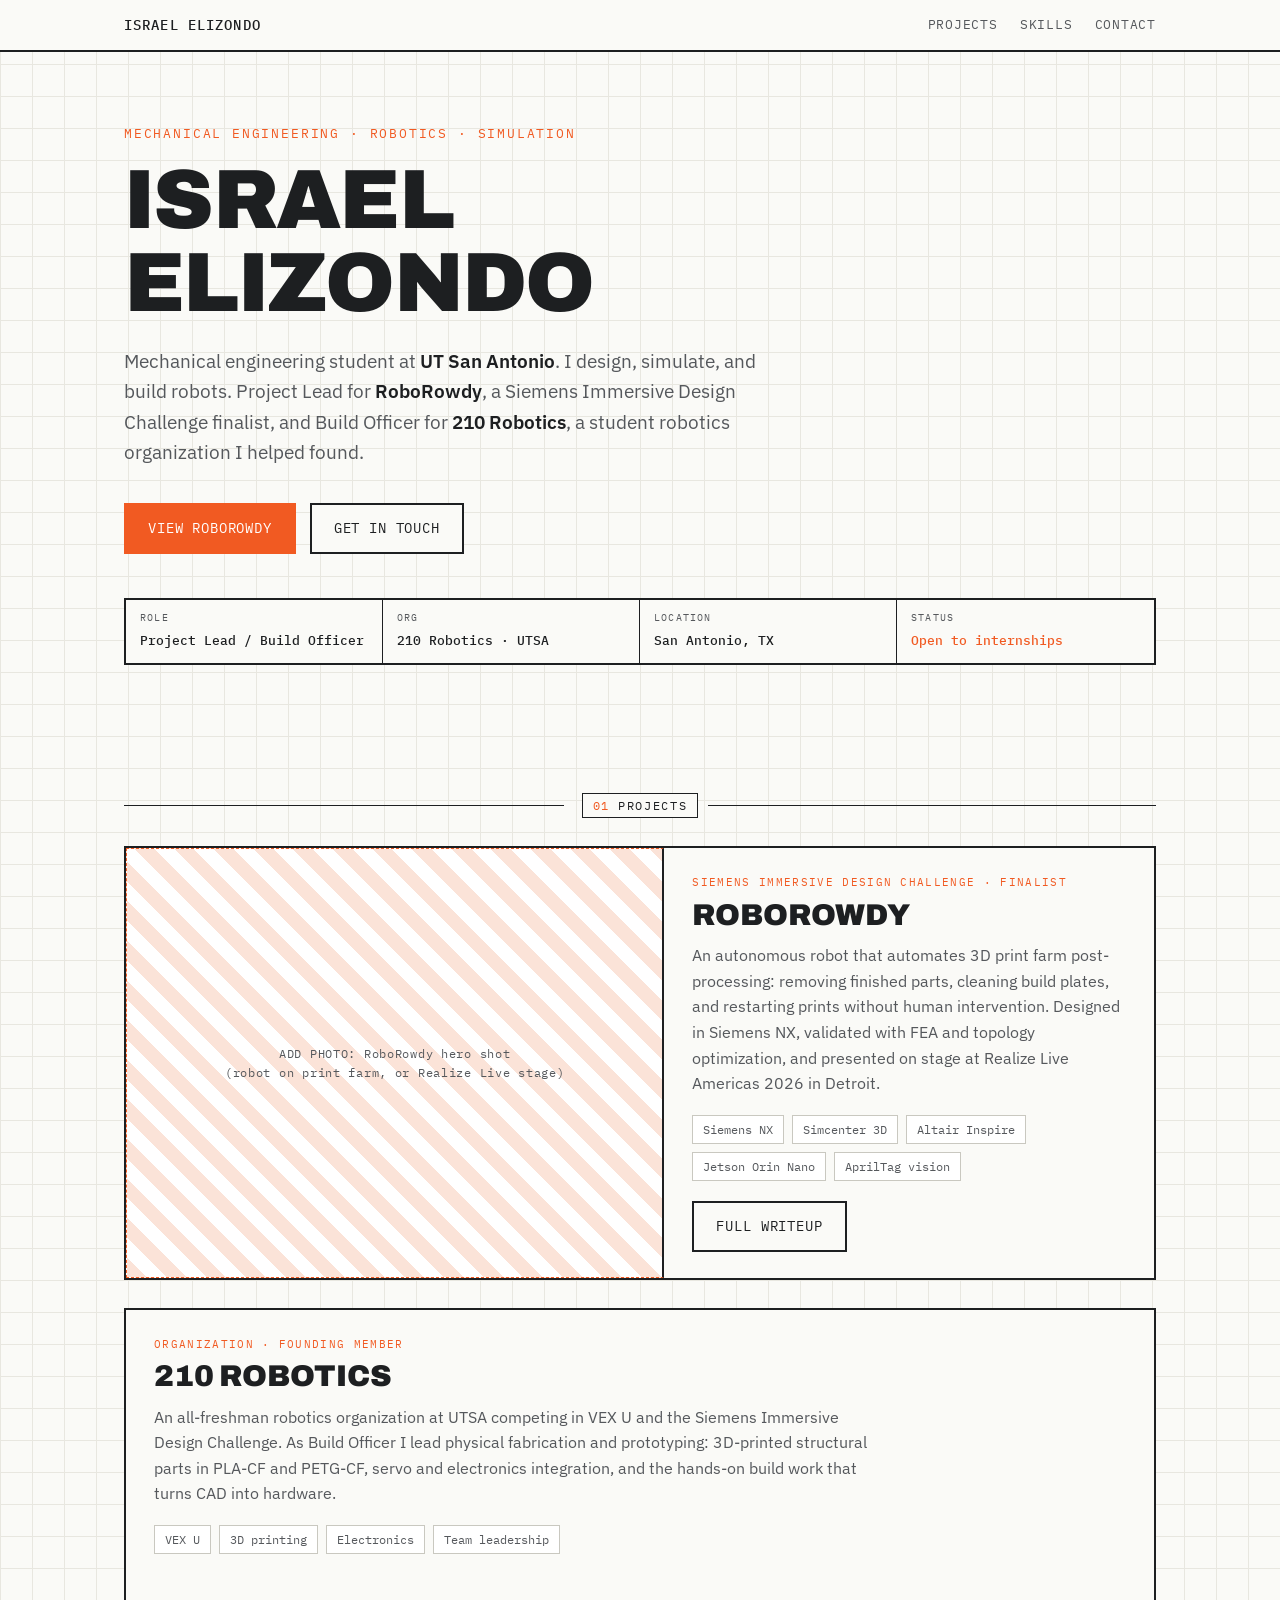
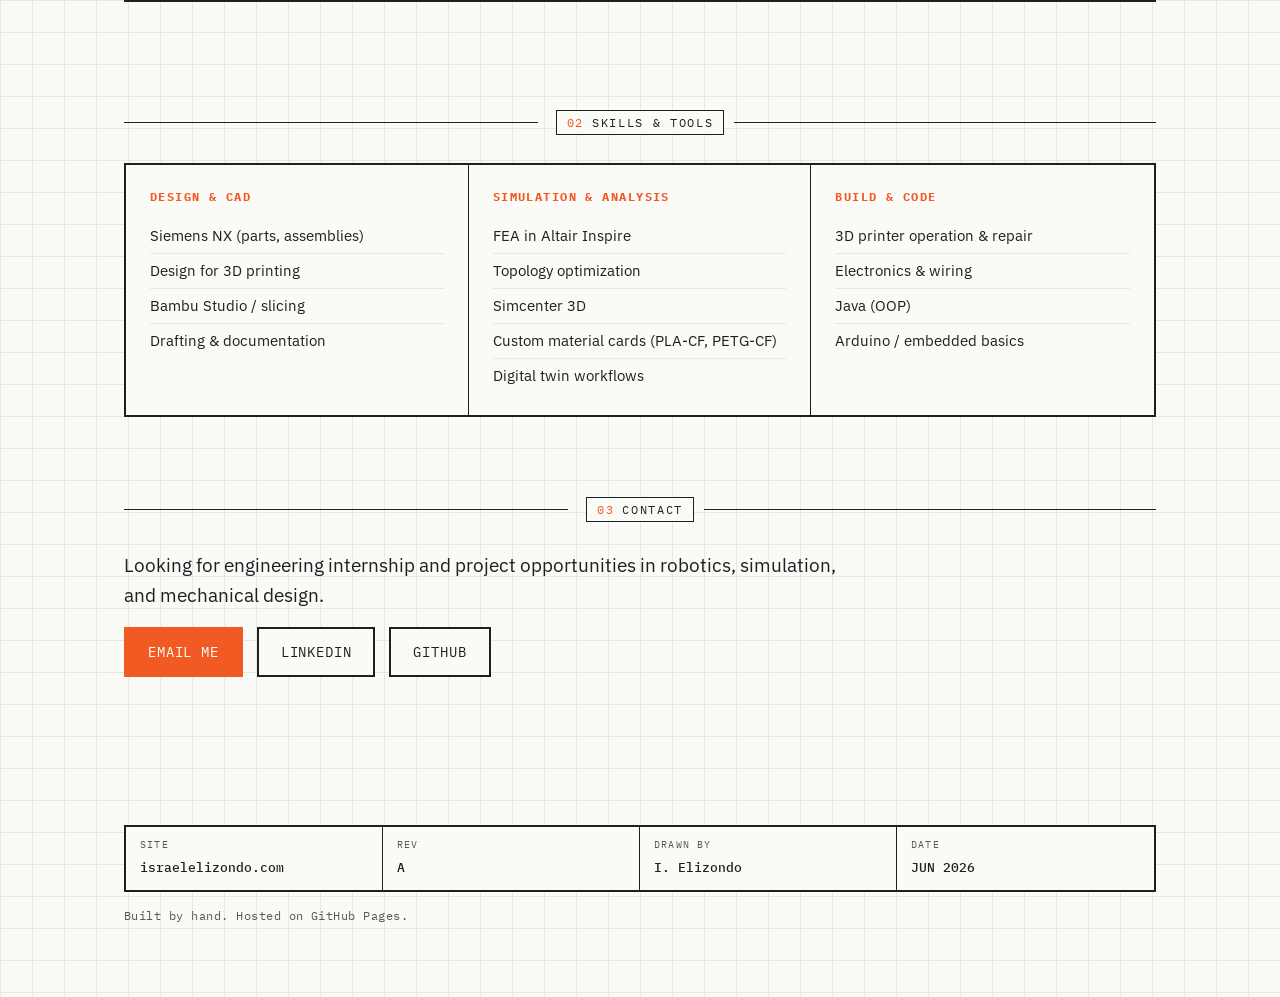
<file: index.html>
<!DOCTYPE html>
<html lang="en">
<head>
  <meta charset="UTF-8">
  <meta name="viewport" content="width=device-width, initial-scale=1.0">
  <title>Israel Elizondo | Mechanical Engineering Portfolio</title>
  <meta name="description" content="Mechanical engineering student at UTSA. Robotics, FEA, topology optimization, and digital twin development. Project Lead for RoboRowdy, Siemens Immersive Design Challenge finalist.">
  <link rel="stylesheet" href="style.css">
</head>
<body>

<nav>
  <div class="nav-inner">
    <a class="nav-name" href="index.html">Israel Elizondo</a>
    <div class="nav-links">
      <a href="#projects">Projects</a>
      <a href="#skills">Skills</a>
      <a href="#contact">Contact</a>
    </div>
  </div>
</nav>

<div class="wrap">

  <header class="hero">
    <p class="hero-eyebrow">Mechanical Engineering · Robotics · Simulation</p>
    <h1>Israel<br>Elizondo</h1>
    <p class="hero-sub">
      Mechanical engineering student at <strong>UT San Antonio</strong>. I design, simulate,
      and build robots. Project Lead for <strong>RoboRowdy</strong>, a Siemens Immersive
      Design Challenge finalist, and Build Officer for <strong>210 Robotics</strong>,
      a student robotics organization I helped found.
    </p>
    <div class="btn-row">
      <a class="btn primary" href="roborowdy.html">View RoboRowdy</a>
      <a class="btn" href="#contact">Get in touch</a>
    </div>

    <!-- Signature element: engineering drawing title block -->
    <div class="title-block">
      <div class="tb-cell">
        <span class="tb-label">Role</span>
        <span class="tb-value">Project Lead / Build Officer</span>
      </div>
      <div class="tb-cell">
        <span class="tb-label">Org</span>
        <span class="tb-value">210 Robotics · UTSA</span>
      </div>
      <div class="tb-cell">
        <span class="tb-label">Location</span>
        <span class="tb-value">San Antonio, TX</span>
      </div>
      <div class="tb-cell">
        <span class="tb-label">Status</span>
        <span class="tb-value accent">Open to internships</span>
      </div>
    </div>
  </header>

  <div class="dim" id="projects"><span class="dim-label"><span class="num">01</span>Projects</span></div>

  <section>
    <!-- Featured project -->
    <div class="project-card">
      <div class="pc-media ph">
        ADD PHOTO: RoboRowdy hero shot<br>(robot on print farm, or Realize Live stage)
      </div>
      <div class="pc-body">
        <p class="pc-tag">Siemens Immersive Design Challenge · Finalist</p>
        <p class="pc-title">RoboRowdy</p>
        <p class="pc-desc">
          An autonomous robot that automates 3D print farm post-processing: removing
          finished parts, cleaning build plates, and restarting prints without human
          intervention. Designed in Siemens NX, validated with FEA and topology
          optimization, and presented on stage at Realize Live Americas 2026 in Detroit.
        </p>
        <div class="pc-specs">
          <span>Siemens NX</span>
          <span>Simcenter 3D</span>
          <span>Altair Inspire</span>
          <span>Jetson Orin Nano</span>
          <span>AprilTag vision</span>
        </div>
        <a class="btn" href="roborowdy.html">Full writeup</a>
      </div>
    </div>

    <!-- Secondary project -->
    <div class="project-card secondary">
      <div class="pc-body">
        <p class="pc-tag">Organization · Founding Member</p>
        <p class="pc-title">210 Robotics</p>
        <p class="pc-desc">
          An all-freshman robotics organization at UTSA competing in VEX U and the
          Siemens Immersive Design Challenge. As Build Officer I lead physical
          fabrication and prototyping: 3D-printed structural parts in PLA-CF and
          PETG-CF, servo and electronics integration, and the hands-on build work
          that turns CAD into hardware.
        </p>
        <div class="pc-specs">
          <span>VEX U</span>
          <span>3D printing</span>
          <span>Electronics</span>
          <span>Team leadership</span>
        </div>
      </div>
    </div>
  </section>

  <div class="dim" id="skills"><span class="dim-label"><span class="num">02</span>Skills &amp; Tools</span></div>

  <section>
    <div class="skills">
      <div class="skill-col">
        <h4>Design &amp; CAD</h4>
        <ul>
          <li>Siemens NX (parts, assemblies)</li>
          <li>Design for 3D printing</li>
          <li>Bambu Studio / slicing</li>
          <li>Drafting &amp; documentation</li>
        </ul>
      </div>
      <div class="skill-col">
        <h4>Simulation &amp; Analysis</h4>
        <ul>
          <li>FEA in Altair Inspire</li>
          <li>Topology optimization</li>
          <li>Simcenter 3D</li>
          <li>Custom material cards (PLA-CF, PETG-CF)</li>
          <li>Digital twin workflows</li>
        </ul>
      </div>
      <div class="skill-col">
        <h4>Build &amp; Code</h4>
        <ul>
          <li>3D printer operation &amp; repair</li>
          <li>Electronics &amp; wiring</li>
          <li>Java (OOP)</li>
          <li>Arduino / embedded basics</li>
        </ul>
      </div>
    </div>
  </section>

  <div class="dim" id="contact"><span class="dim-label"><span class="num">03</span>Contact</span></div>

  <section>
    <p class="lede">
      Looking for engineering internship and project opportunities in robotics,
      simulation, and mechanical design.
    </p>
    <div class="btn-row">
      <a class="btn primary" href="mailto:adrian4eliz@gmail.com">Email me</a>
      <a class="btn" href="https://www.linkedin.com/in/israel4elizondo/" target="_blank" rel="noopener">LinkedIn</a>
      <a class="btn" href="https://github.com/IE-210" target="_blank" rel="noopener">GitHub</a>
    </div>
  </section>

  <footer>
    <div class="title-block">
      <div class="tb-cell">
        <span class="tb-label">Site</span>
        <span class="tb-value">israelelizondo.com</span>
      </div>
      <div class="tb-cell">
        <span class="tb-label">Rev</span>
        <span class="tb-value">A</span>
      </div>
      <div class="tb-cell">
        <span class="tb-label">Drawn by</span>
        <span class="tb-value">I. Elizondo</span>
      </div>
      <div class="tb-cell">
        <span class="tb-label">Date</span>
        <span class="tb-value">JUN 2026</span>
      </div>
    </div>
    <p class="footer-note">Built by hand. Hosted on GitHub Pages.</p>
  </footer>

</div>

</body>
</html>
</file>
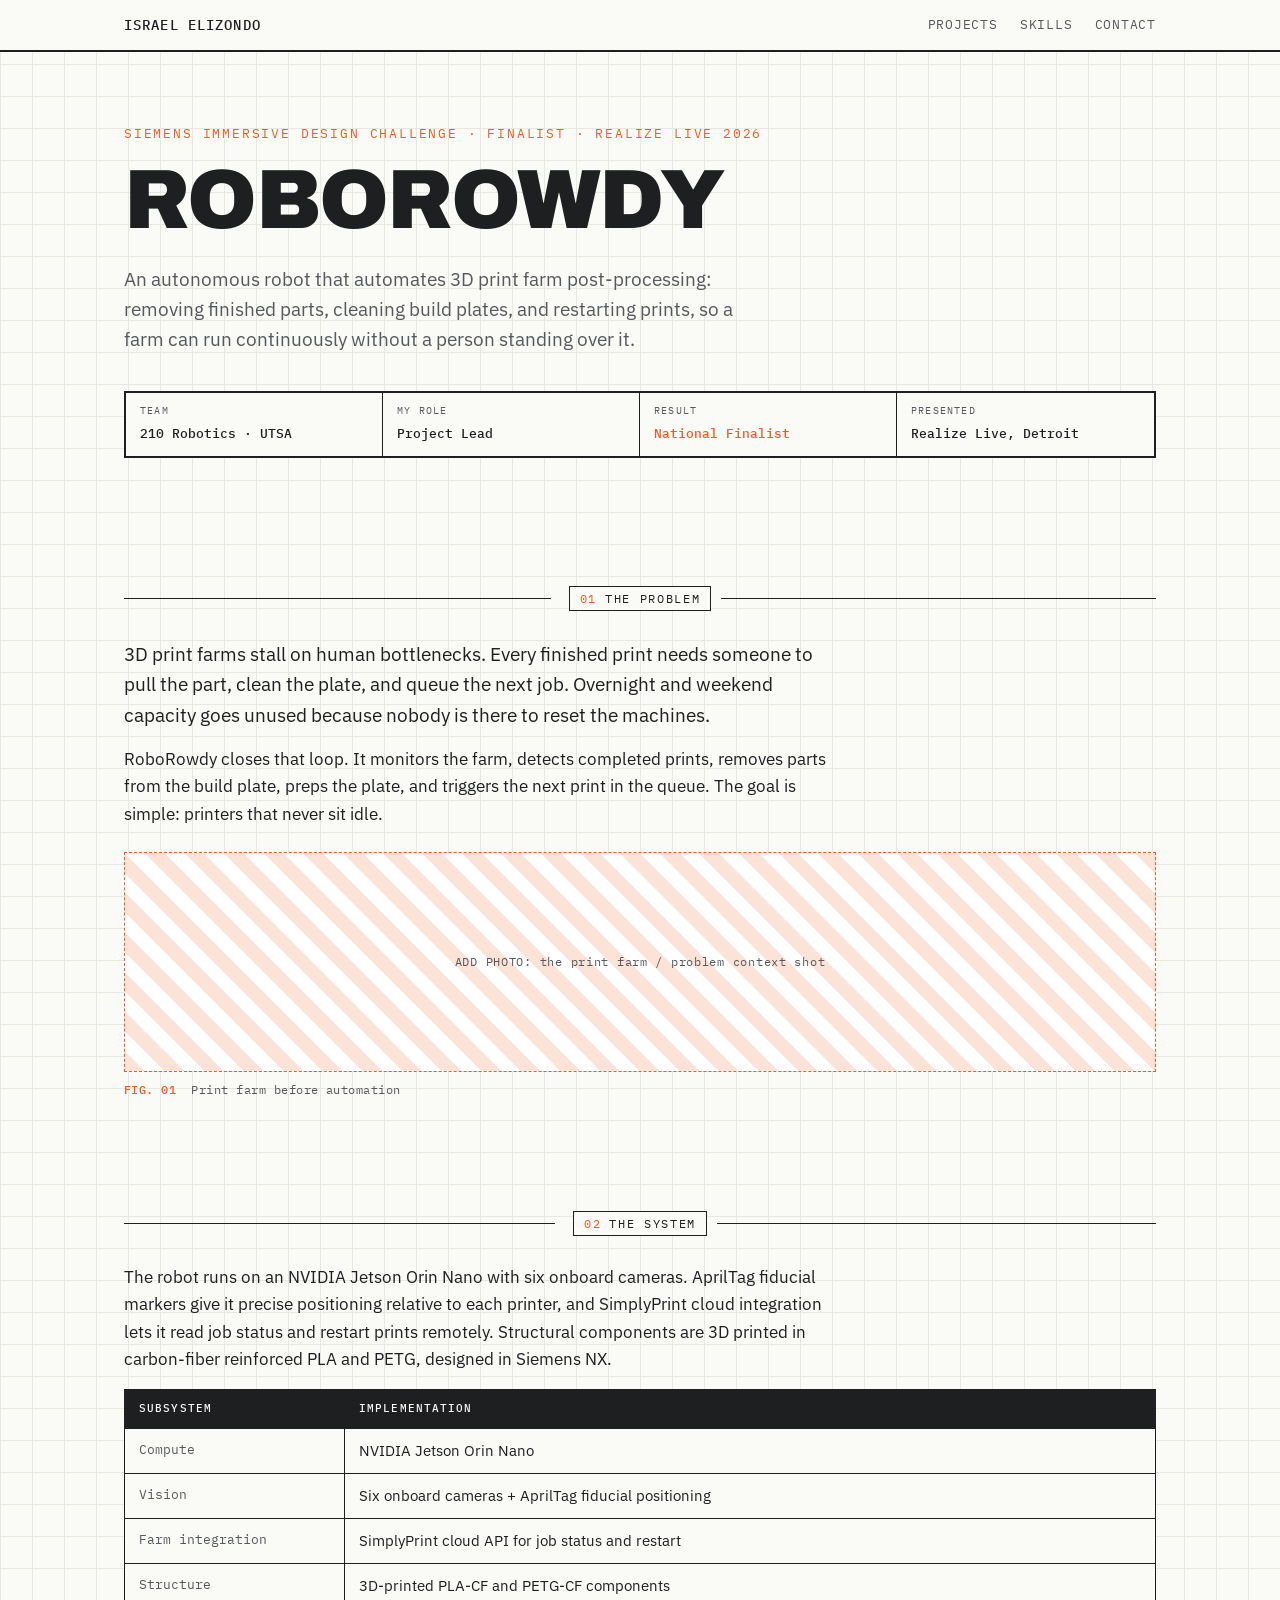
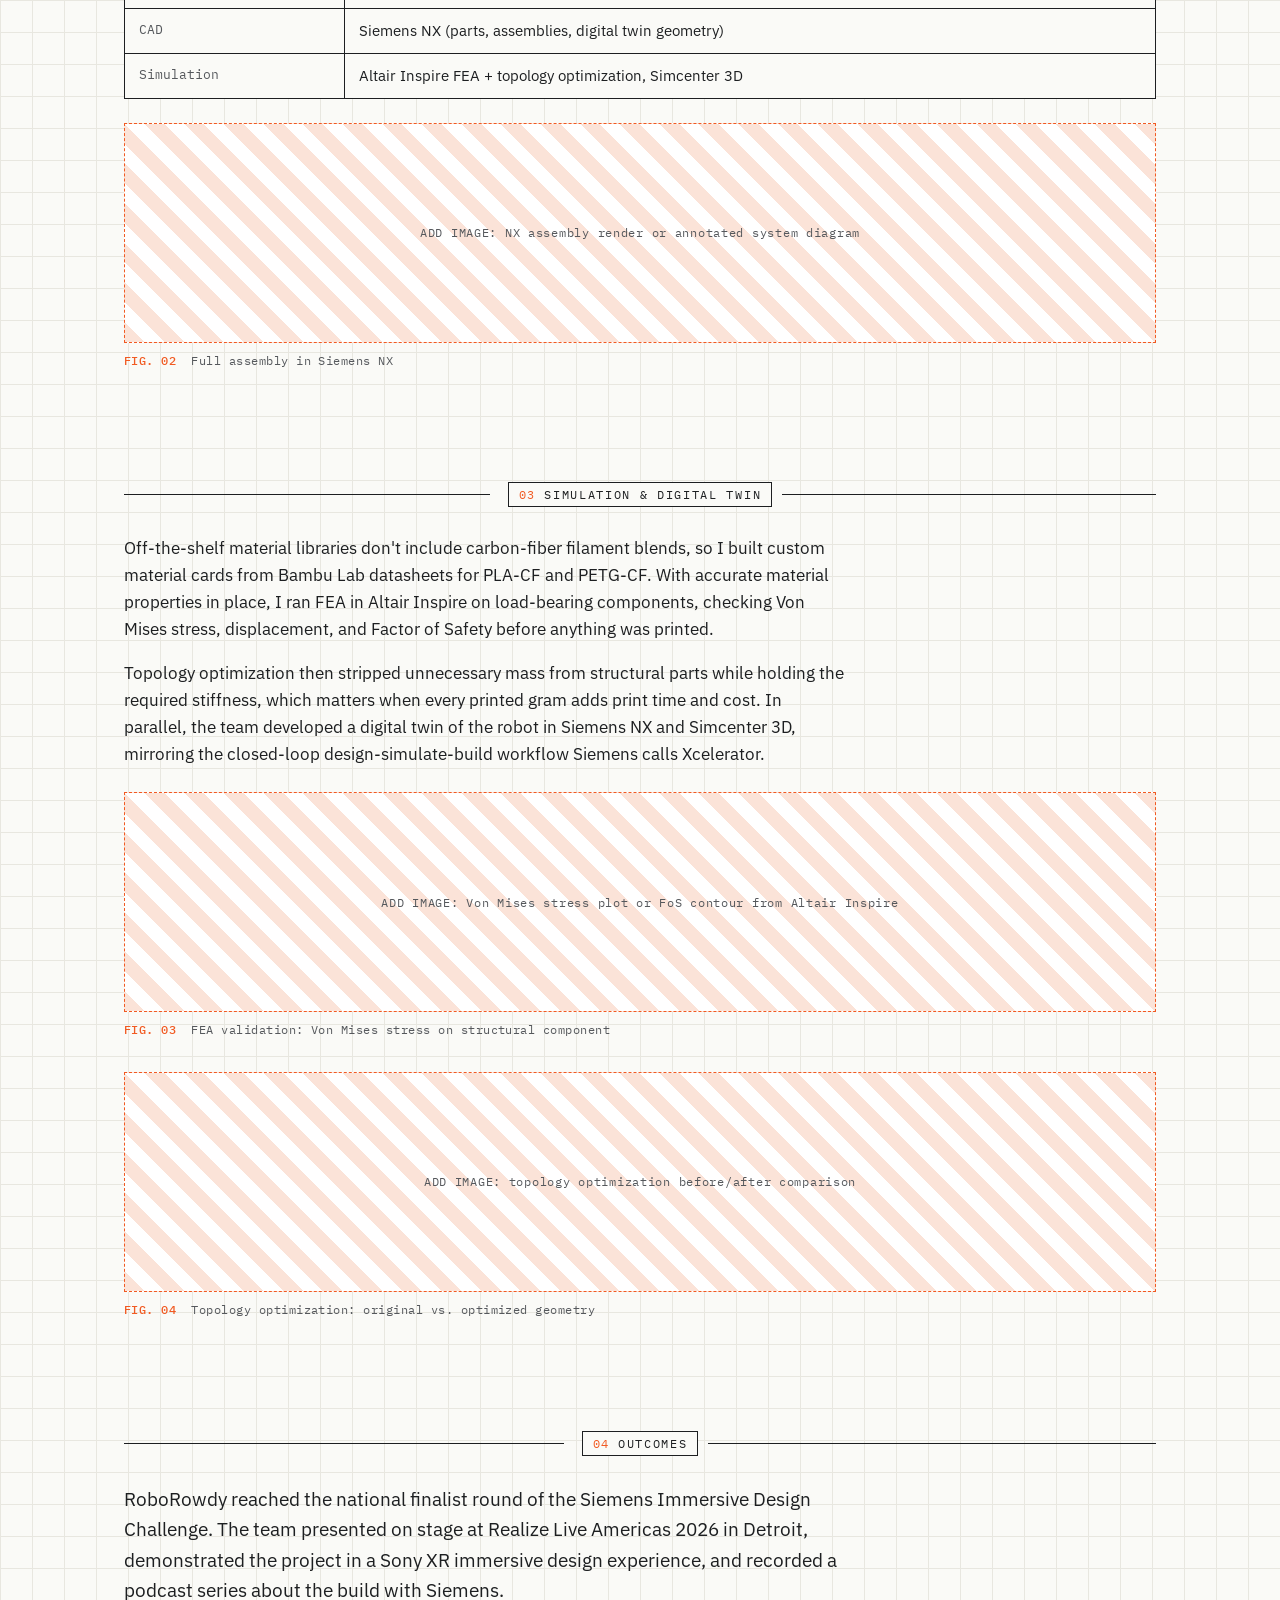
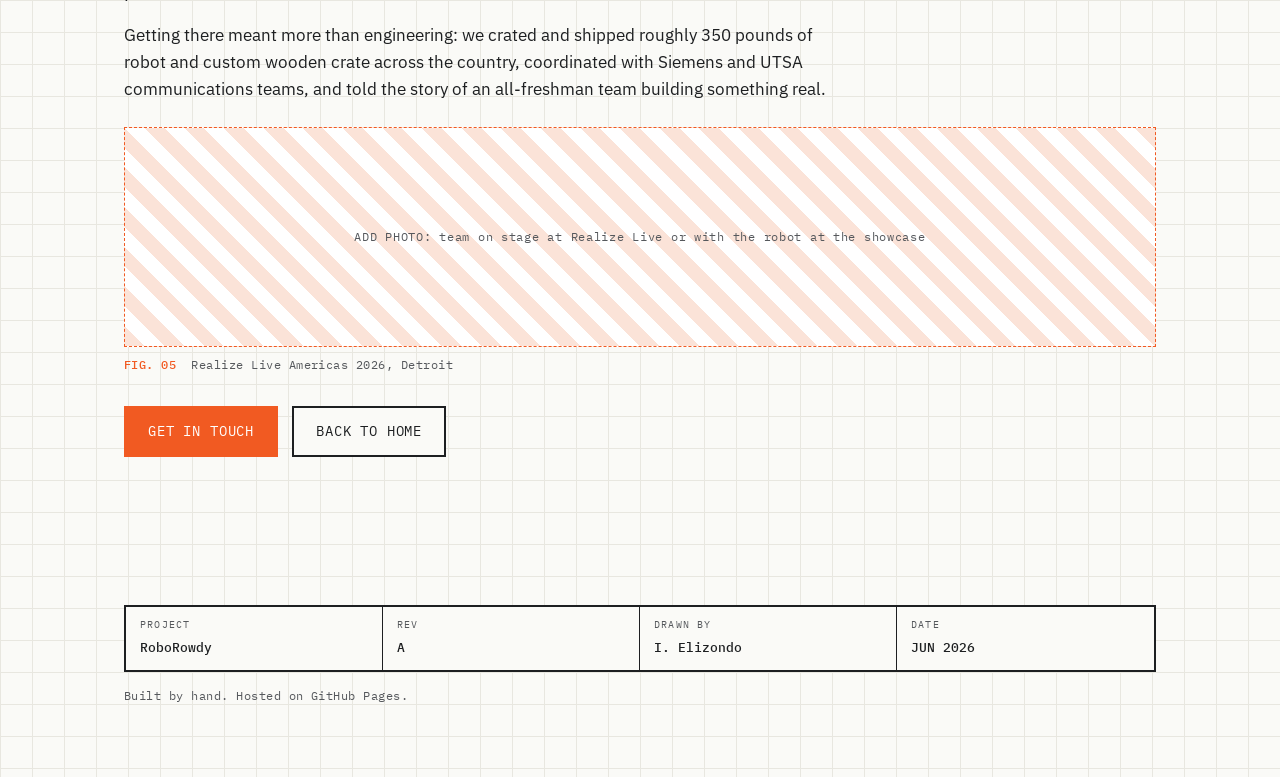
<file: roborowdy.html>
<!DOCTYPE html>
<html lang="en">
<head>
  <meta charset="UTF-8">
  <meta name="viewport" content="width=device-width, initial-scale=1.0">
  <title>RoboRowdy | Israel Elizondo</title>
  <meta name="description" content="RoboRowdy: an autonomous robot automating 3D print farm post-processing. Siemens Immersive Design Challenge finalist. FEA, topology optimization, and digital twin development.">
  <link rel="stylesheet" href="style.css">
</head>
<body>

<nav>
  <div class="nav-inner">
    <a class="nav-name" href="index.html">Israel Elizondo</a>
    <div class="nav-links">
      <a href="index.html#projects">Projects</a>
      <a href="index.html#skills">Skills</a>
      <a href="index.html#contact">Contact</a>
    </div>
  </div>
</nav>

<div class="wrap">

  <header class="hero">
    <p class="hero-eyebrow">Siemens Immersive Design Challenge · Finalist · Realize Live 2026</p>
    <h1>RoboRowdy</h1>
    <p class="hero-sub">
      An autonomous robot that automates 3D print farm post-processing:
      removing finished parts, cleaning build plates, and restarting prints,
      so a farm can run continuously without a person standing over it.
    </p>

    <div class="title-block">
      <div class="tb-cell">
        <span class="tb-label">Team</span>
        <span class="tb-value">210 Robotics · UTSA</span>
      </div>
      <div class="tb-cell">
        <span class="tb-label">My role</span>
        <span class="tb-value">Project Lead</span>
      </div>
      <div class="tb-cell">
        <span class="tb-label">Result</span>
        <span class="tb-value accent">National Finalist</span>
      </div>
      <div class="tb-cell">
        <span class="tb-label">Presented</span>
        <span class="tb-value">Realize Live, Detroit</span>
      </div>
    </div>
  </header>

  <div class="dim"><span class="dim-label"><span class="num">01</span>The Problem</span></div>

  <section>
    <p class="lede">
      3D print farms stall on human bottlenecks. Every finished print needs someone
      to pull the part, clean the plate, and queue the next job. Overnight and
      weekend capacity goes unused because nobody is there to reset the machines.
    </p>
    <p>
      RoboRowdy closes that loop. It monitors the farm, detects completed prints,
      removes parts from the build plate, preps the plate, and triggers the next
      print in the queue. The goal is simple: printers that never sit idle.
    </p>

    <figure>
      <div class="ph">ADD PHOTO: the print farm / problem context shot</div>
      <figcaption><span class="fig-num">FIG. 01</span> &nbsp;Print farm before automation</figcaption>
    </figure>
  </section>

  <div class="dim"><span class="dim-label"><span class="num">02</span>The System</span></div>

  <section>
    <p>
      The robot runs on an NVIDIA Jetson Orin Nano with six onboard cameras.
      AprilTag fiducial markers give it precise positioning relative to each
      printer, and SimplyPrint cloud integration lets it read job status and
      restart prints remotely. Structural components are 3D printed in
      carbon-fiber reinforced PLA and PETG, designed in Siemens NX.
    </p>

    <table class="spec-table">
      <tr><th>Subsystem</th><th>Implementation</th></tr>
      <tr><td>Compute</td><td>NVIDIA Jetson Orin Nano</td></tr>
      <tr><td>Vision</td><td>Six onboard cameras + AprilTag fiducial positioning</td></tr>
      <tr><td>Farm integration</td><td>SimplyPrint cloud API for job status and restart</td></tr>
      <tr><td>Structure</td><td>3D-printed PLA-CF and PETG-CF components</td></tr>
      <tr><td>CAD</td><td>Siemens NX (parts, assemblies, digital twin geometry)</td></tr>
      <tr><td>Simulation</td><td>Altair Inspire FEA + topology optimization, Simcenter 3D</td></tr>
    </table>

    <figure>
      <div class="ph">ADD IMAGE: NX assembly render or annotated system diagram</div>
      <figcaption><span class="fig-num">FIG. 02</span> &nbsp;Full assembly in Siemens NX</figcaption>
    </figure>
  </section>

  <div class="dim"><span class="dim-label"><span class="num">03</span>Simulation &amp; Digital Twin</span></div>

  <section>
    <p>
      Off-the-shelf material libraries don't include carbon-fiber filament blends,
      so I built custom material cards from Bambu Lab datasheets for PLA-CF and
      PETG-CF. With accurate material properties in place, I ran FEA in Altair
      Inspire on load-bearing components, checking Von Mises stress, displacement,
      and Factor of Safety before anything was printed.
    </p>
    <p>
      Topology optimization then stripped unnecessary mass from structural parts
      while holding the required stiffness, which matters when every printed gram
      adds print time and cost. In parallel, the team developed a digital twin of
      the robot in Siemens NX and Simcenter 3D, mirroring the closed-loop
      design-simulate-build workflow Siemens calls Xcelerator.
    </p>

    <figure>
      <div class="ph">ADD IMAGE: Von Mises stress plot or FoS contour from Altair Inspire</div>
      <figcaption><span class="fig-num">FIG. 03</span> &nbsp;FEA validation: Von Mises stress on structural component</figcaption>
    </figure>

    <figure>
      <div class="ph">ADD IMAGE: topology optimization before/after comparison</div>
      <figcaption><span class="fig-num">FIG. 04</span> &nbsp;Topology optimization: original vs. optimized geometry</figcaption>
    </figure>
  </section>

  <div class="dim"><span class="dim-label"><span class="num">04</span>Outcomes</span></div>

  <section>
    <p class="lede">
      RoboRowdy reached the national finalist round of the Siemens Immersive
      Design Challenge. The team presented on stage at Realize Live Americas 2026
      in Detroit, demonstrated the project in a Sony XR immersive design
      experience, and recorded a podcast series about the build with Siemens.
    </p>
    <p>
      Getting there meant more than engineering: we crated and shipped roughly
      350 pounds of robot and custom wooden crate across the country, coordinated
      with Siemens and UTSA communications teams, and told the story of an
      all-freshman team building something real.
    </p>

    <figure>
      <div class="ph">ADD PHOTO: team on stage at Realize Live or with the robot at the showcase</div>
      <figcaption><span class="fig-num">FIG. 05</span> &nbsp;Realize Live Americas 2026, Detroit</figcaption>
    </figure>

    <div class="btn-row">
      <a class="btn primary" href="index.html#contact">Get in touch</a>
      <a class="btn" href="index.html">Back to home</a>
    </div>
  </section>

  <footer>
    <div class="title-block">
      <div class="tb-cell">
        <span class="tb-label">Project</span>
        <span class="tb-value">RoboRowdy</span>
      </div>
      <div class="tb-cell">
        <span class="tb-label">Rev</span>
        <span class="tb-value">A</span>
      </div>
      <div class="tb-cell">
        <span class="tb-label">Drawn by</span>
        <span class="tb-value">I. Elizondo</span>
      </div>
      <div class="tb-cell">
        <span class="tb-label">Date</span>
        <span class="tb-value">JUN 2026</span>
      </div>
    </div>
    <p class="footer-note">Built by hand. Hosted on GitHub Pages.</p>
  </footer>

</div>

</body>
</html>
</file>
<file: style.css>
/* ============================================================
   israelelizondo.com — portfolio stylesheet
   Design language: engineering drawing / title block
   Accent: UTSA orange on graphite ink, drafting-paper ground
   ============================================================ */

@import url('https://fonts.googleapis.com/css2?family=Archivo:wght@500;700;900&family=IBM+Plex+Sans:wght@400;500;600&family=IBM+Plex+Mono:wght@400;500&display=swap');

:root {
  --paper: #fafaf7;        /* drafting paper */
  --grid: #e8e7e0;         /* fine grid line */
  --ink: #1d1f21;          /* graphite ink */
  --ink-soft: #55585c;     /* secondary text */
  --rule: #c9c8c0;         /* hairline rules */
  --accent: #f15a22;       /* UTSA orange */
  --accent-dim: #fbe3d8;   /* orange tint for fills */

  --display: 'Archivo', sans-serif;
  --body: 'IBM Plex Sans', sans-serif;
  --mono: 'IBM Plex Mono', monospace;

  --max: 1080px;
}

* { margin: 0; padding: 0; box-sizing: border-box; }

html { scroll-behavior: smooth; }
@media (prefers-reduced-motion: reduce) {
  html { scroll-behavior: auto; }
  * { animation: none !important; transition: none !important; }
}

body {
  font-family: var(--body);
  color: var(--ink);
  background-color: var(--paper);
  background-image:
    linear-gradient(var(--grid) 1px, transparent 1px),
    linear-gradient(90deg, var(--grid) 1px, transparent 1px);
  background-size: 32px 32px;
  line-height: 1.6;
  font-size: 17px;
}

a { color: var(--accent); text-decoration: none; }
a:hover { text-decoration: underline; }
a:focus-visible, button:focus-visible {
  outline: 2px solid var(--accent);
  outline-offset: 3px;
}

.wrap { max-width: var(--max); margin: 0 auto; padding: 0 24px; }

/* ---------- top nav ---------- */
nav {
  border-bottom: 2px solid var(--ink);
  background: var(--paper);
  position: sticky; top: 0; z-index: 10;
}
.nav-inner {
  max-width: var(--max); margin: 0 auto; padding: 14px 24px;
  display: flex; align-items: center; justify-content: space-between; gap: 16px;
}
.nav-name {
  font-family: var(--mono); font-size: 14px; font-weight: 500;
  letter-spacing: 0.08em; color: var(--ink); text-transform: uppercase;
}
.nav-name:hover { text-decoration: none; color: var(--accent); }
.nav-links { display: flex; gap: 22px; }
.nav-links a {
  font-family: var(--mono); font-size: 13px; color: var(--ink-soft);
  letter-spacing: 0.06em; text-transform: uppercase;
}
.nav-links a:hover { color: var(--accent); text-decoration: none; }

/* ---------- title block (signature element) ---------- */
.title-block {
  border: 2px solid var(--ink);
  background: var(--paper);
  display: grid;
  grid-template-columns: repeat(4, 1fr);
}
.tb-cell {
  padding: 10px 14px;
  border-right: 1px solid var(--ink);
}
.tb-cell:last-child { border-right: none; }
.tb-label {
  font-family: var(--mono); font-size: 10px; letter-spacing: 0.12em;
  text-transform: uppercase; color: var(--ink-soft); display: block;
}
.tb-value {
  font-family: var(--mono); font-size: 13px; font-weight: 500; color: var(--ink);
}
.tb-value.accent { color: var(--accent); }

/* ---------- dimension divider ---------- */
.dim {
  display: flex; align-items: center; gap: 10px;
  margin: 72px 0 28px;
}
.dim::before, .dim::after {
  content: ''; flex: 1; height: 1px; background: var(--ink);
}
.dim::before {
  background:
    linear-gradient(var(--ink), var(--ink)) left center / calc(100% - 8px) 1px no-repeat,
    linear-gradient(45deg, transparent 45%, var(--ink) 45%, var(--ink) 55%, transparent 55%);
}
.dim-label {
  font-family: var(--mono); font-size: 12px; letter-spacing: 0.14em;
  text-transform: uppercase; color: var(--ink); white-space: nowrap;
  padding: 2px 10px; border: 1px solid var(--ink);
  background: var(--paper);
}
.dim-label .num { color: var(--accent); margin-right: 8px; }

/* ---------- hero ---------- */
header.hero { padding: 72px 0 56px; }
.hero-eyebrow {
  font-family: var(--mono); font-size: 13px; color: var(--accent);
  letter-spacing: 0.14em; text-transform: uppercase; margin-bottom: 14px;
}
h1 {
  font-family: var(--display); font-weight: 900;
  font-size: clamp(42px, 7.5vw, 84px);
  line-height: 0.98; letter-spacing: -0.02em;
  text-transform: uppercase; margin-bottom: 22px;
}
.hero-sub {
  font-size: 19px; color: var(--ink-soft); max-width: 640px; margin-bottom: 36px;
}
.hero-sub strong { color: var(--ink); font-weight: 600; }

/* ---------- buttons ---------- */
.btn {
  display: inline-block; font-family: var(--mono); font-size: 14px;
  letter-spacing: 0.06em; text-transform: uppercase;
  padding: 12px 22px; border: 2px solid var(--ink); color: var(--ink);
  background: var(--paper); transition: background 0.15s, color 0.15s;
}
.btn:hover { background: var(--ink); color: var(--paper); text-decoration: none; }
.btn.primary { background: var(--accent); border-color: var(--accent); color: #fff; }
.btn.primary:hover { background: var(--ink); border-color: var(--ink); }
.btn-row { display: flex; gap: 14px; flex-wrap: wrap; margin-bottom: 44px; }

/* ---------- sections ---------- */
section { padding-bottom: 8px; }
h2 {
  font-family: var(--display); font-weight: 700; font-size: 28px;
  text-transform: uppercase; letter-spacing: 0.01em; margin-bottom: 18px;
}
h3 {
  font-family: var(--display); font-weight: 700; font-size: 20px;
  margin: 28px 0 10px;
}
p { margin-bottom: 16px; max-width: 720px; }
p.lede { font-size: 19px; color: var(--ink); }

/* ---------- project card ---------- */
.project-card {
  border: 2px solid var(--ink); background: var(--paper);
  display: grid; grid-template-columns: 1.1fr 1fr;
  margin-bottom: 28px;
}
.project-card .pc-media { border-right: 2px solid var(--ink); min-height: 280px; }
.project-card .pc-body { padding: 26px 28px; }
.pc-tag {
  font-family: var(--mono); font-size: 11px; letter-spacing: 0.12em;
  text-transform: uppercase; color: var(--accent); margin-bottom: 8px;
}
.pc-title {
  font-family: var(--display); font-weight: 900; font-size: 30px;
  text-transform: uppercase; line-height: 1.05; margin-bottom: 12px;
}
.pc-desc { color: var(--ink-soft); font-size: 16px; margin-bottom: 18px; }
.pc-specs {
  display: flex; flex-wrap: wrap; gap: 8px; margin-bottom: 20px;
}
.pc-specs span {
  font-family: var(--mono); font-size: 12px; padding: 4px 10px;
  border: 1px solid var(--rule); color: var(--ink-soft); background: #fff;
}

.project-card.secondary { grid-template-columns: 1fr; }
.project-card.secondary .pc-media { display: none; }

/* ---------- image placeholders ---------- */
.ph {
  background:
    repeating-linear-gradient(45deg, var(--accent-dim) 0 14px, transparent 14px 28px),
    #fff;
  border: 1px dashed var(--accent);
  display: flex; align-items: center; justify-content: center;
  text-align: center; padding: 24px;
  font-family: var(--mono); font-size: 12px; color: var(--ink-soft);
  letter-spacing: 0.06em; min-height: 220px;
}

/* ---------- skills grid ---------- */
.skills {
  display: grid; grid-template-columns: repeat(3, 1fr);
  border: 2px solid var(--ink); background: var(--paper);
}
.skill-col { padding: 22px 24px; border-right: 1px solid var(--ink); }
.skill-col:last-child { border-right: none; }
.skill-col h4 {
  font-family: var(--mono); font-size: 12px; letter-spacing: 0.12em;
  text-transform: uppercase; color: var(--accent); margin-bottom: 12px;
}
.skill-col ul { list-style: none; }
.skill-col li {
  font-size: 15px; padding: 5px 0; border-bottom: 1px solid var(--grid);
}
.skill-col li:last-child { border-bottom: none; }

/* ---------- spec table (project page) ---------- */
.spec-table { width: 100%; border-collapse: collapse; margin: 8px 0 24px; }
.spec-table th, .spec-table td {
  border: 1px solid var(--ink); padding: 10px 14px; text-align: left;
  font-size: 15px; background: var(--paper);
}
.spec-table th {
  font-family: var(--mono); font-size: 11px; letter-spacing: 0.1em;
  text-transform: uppercase; background: var(--ink); color: var(--paper);
  font-weight: 500;
}
.spec-table td:first-child {
  font-family: var(--mono); font-size: 13px; white-space: nowrap;
  color: var(--ink-soft); width: 220px;
}

/* ---------- figure ---------- */
figure { margin: 24px 0 32px; }
figcaption {
  font-family: var(--mono); font-size: 12px; color: var(--ink-soft);
  margin-top: 8px; letter-spacing: 0.04em;
}
figcaption .fig-num { color: var(--accent); font-weight: 500; }

/* ---------- footer ---------- */
footer { margin-top: 96px; padding-bottom: 56px; }
.footer-note {
  font-family: var(--mono); font-size: 12px; color: var(--ink-soft);
  margin-top: 14px; letter-spacing: 0.04em;
}

/* ---------- responsive ---------- */
@media (max-width: 820px) {
  .project-card { grid-template-columns: 1fr; }
  .project-card .pc-media { border-right: none; border-bottom: 2px solid var(--ink); }
  .skills { grid-template-columns: 1fr; }
  .skill-col { border-right: none; border-bottom: 1px solid var(--ink); }
  .skill-col:last-child { border-bottom: none; }
  .title-block { grid-template-columns: repeat(2, 1fr); }
  .tb-cell:nth-child(2n) { border-right: none; }
  .tb-cell:nth-child(-n+2) { border-bottom: 1px solid var(--ink); }
  .nav-links { gap: 14px; }
  .spec-table td:first-child { width: auto; }
}
</file>
